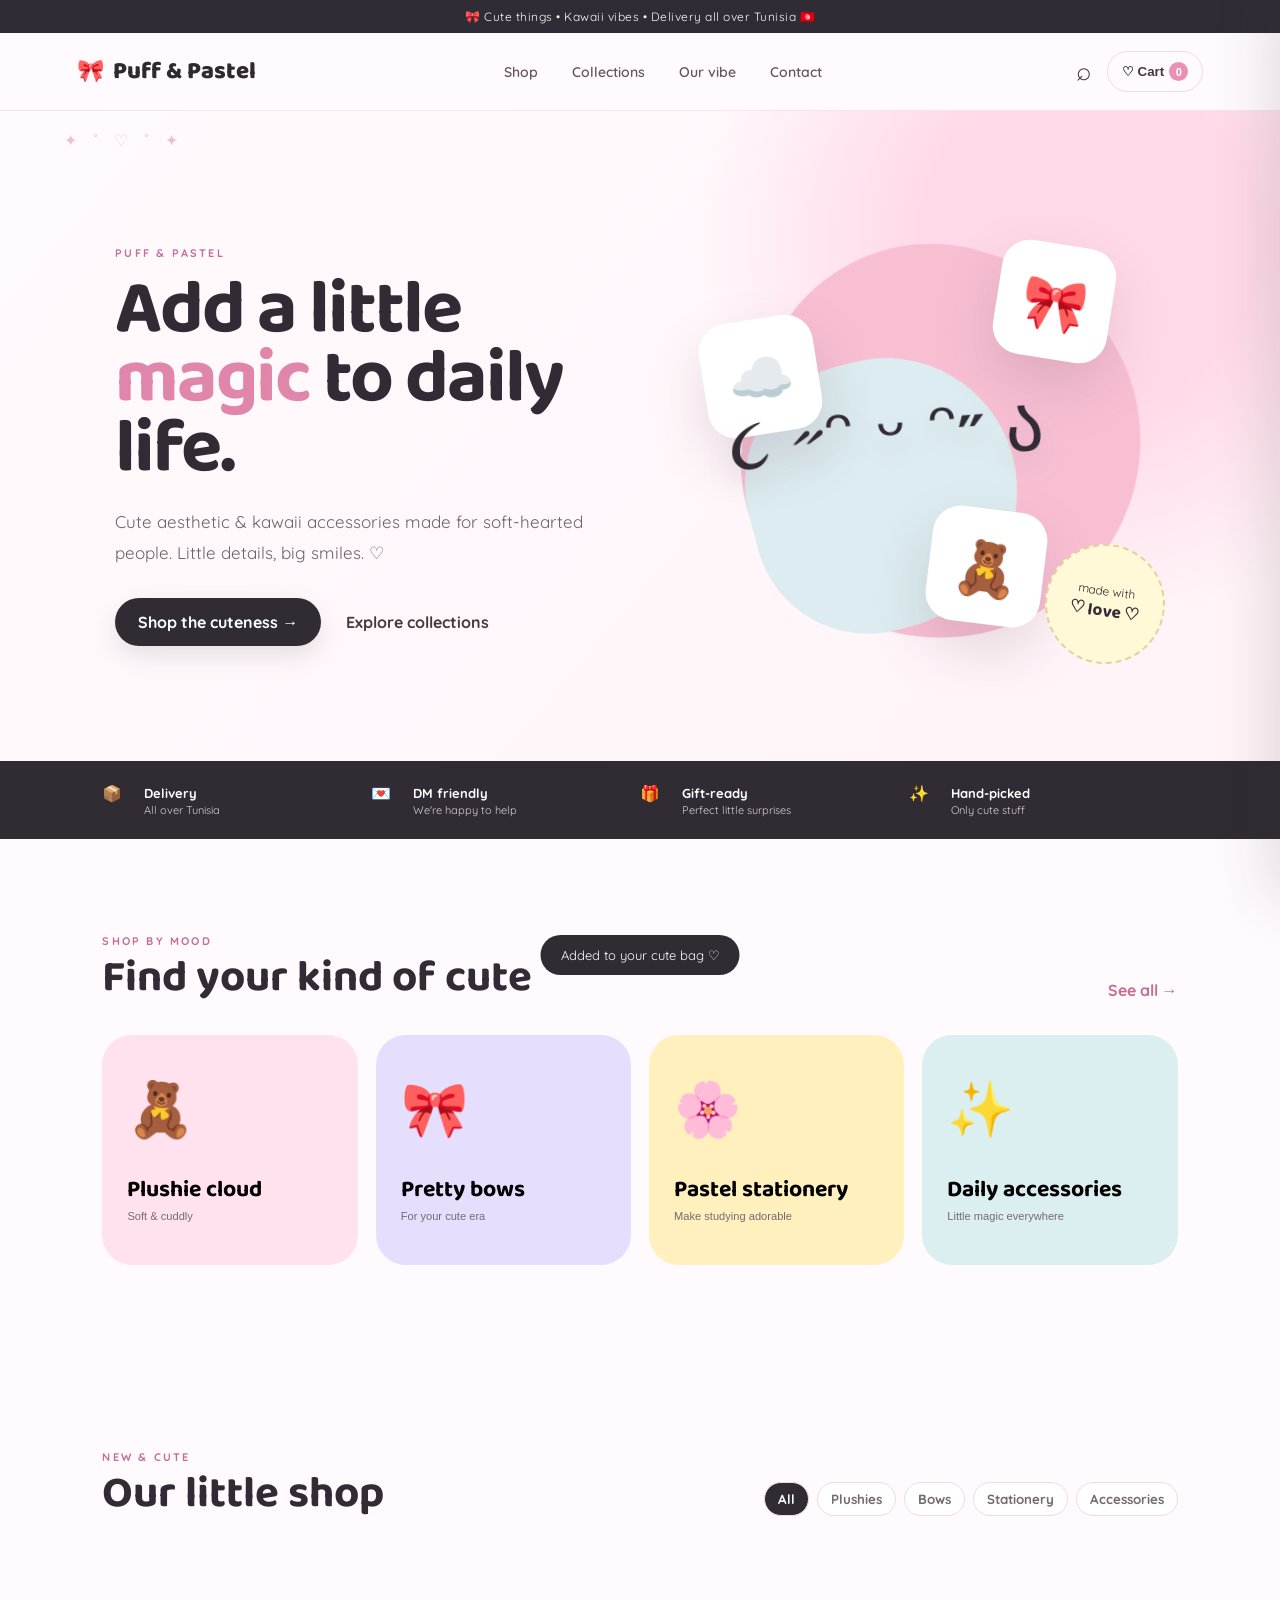
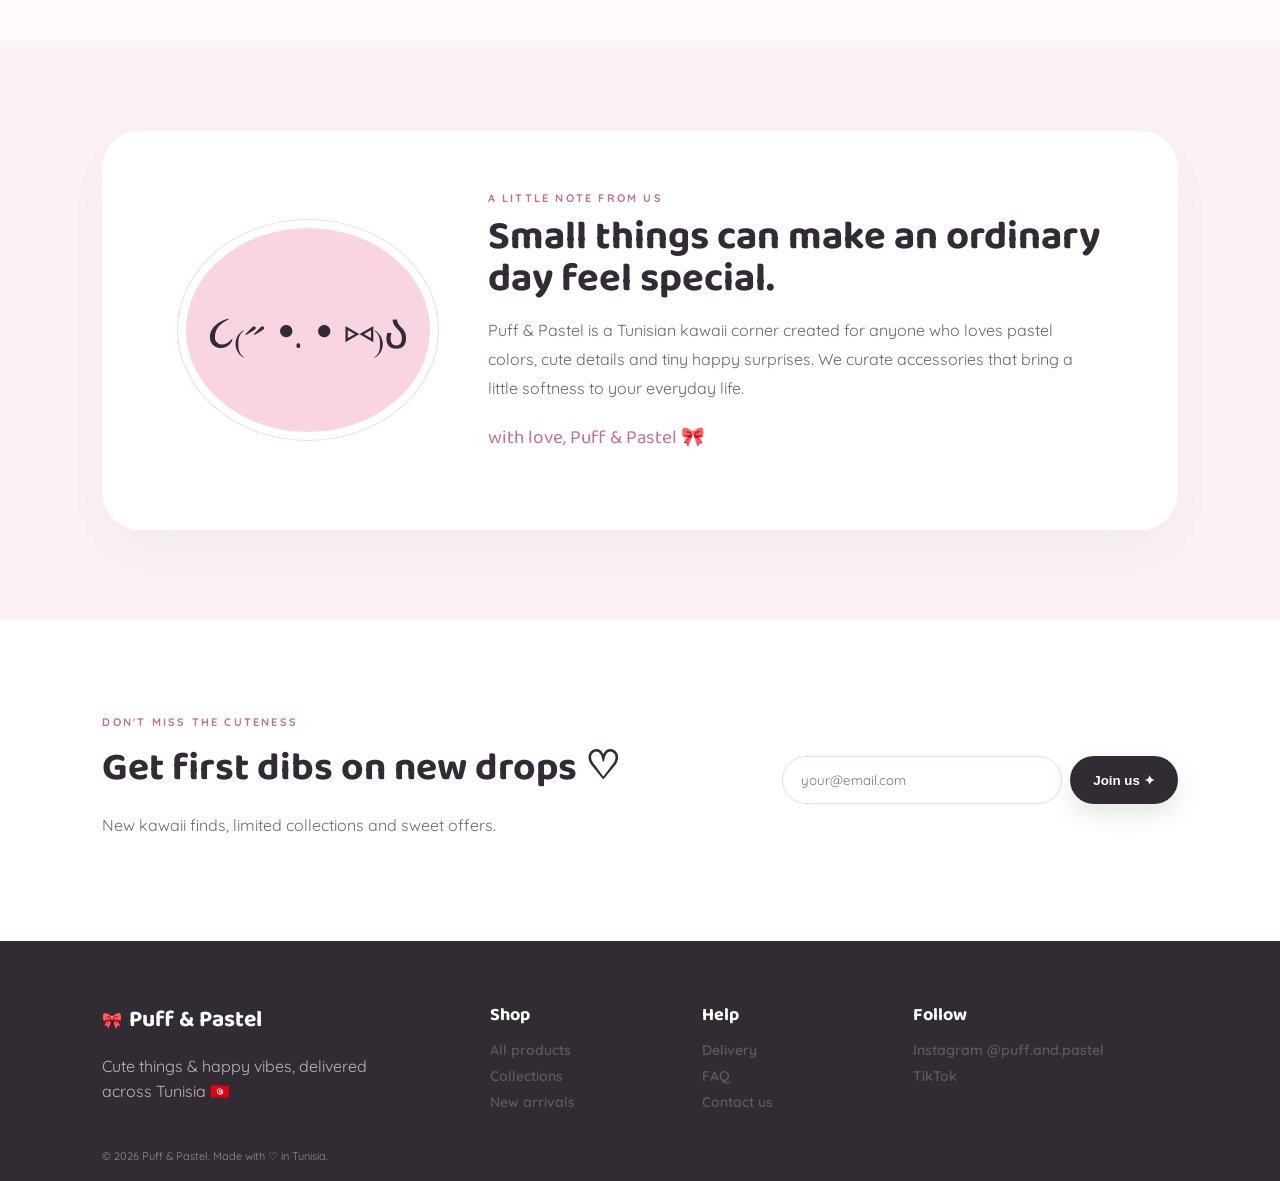
<file: index.html>
<!DOCTYPE html>
<html lang="en">
<head>
  <meta charset="UTF-8" />
  <meta name="viewport" content="width=device-width, initial-scale=1.0" />
  <meta name="description" content="Puff & Pastel — cute aesthetic & kawaii accessories, delivered all over Tunisia." />
  <title>Puff & Pastel — Cute things, happy vibes ♡</title>
  <link rel="preconnect" href="https://fonts.googleapis.com">
  <link rel="preconnect" href="https://fonts.gstatic.com" crossorigin>
  <link href="https://fonts.googleapis.com/css2?family=Baloo+2:wght@400;500;600;700;800&family=Quicksand:wght@400;500;600;700&display=swap" rel="stylesheet">
  <link rel="stylesheet" href="styles.css" />
</head>
<body>
  <div class="announcement">🎀 Cute things • Kawaii vibes • Delivery all over Tunisia 🇹🇳</div>

  <header class="site-header">
    <a class="brand" href="#home">
      <span class="brand-bow">🎀</span>
      <span>Puff & Pastel</span>
    </a>
    <nav class="desktop-nav">
      <a href="#shop">Shop</a>
      <a href="#collections">Collections</a>
      <a href="#about">Our vibe</a>
      <a href="#contact">Contact</a>
    </nav>
    <div class="header-actions">
      <button class="icon-btn" id="searchBtn" aria-label="Search">⌕</button>
      <button class="cart-btn" id="cartBtn">♡ <span>Cart</span><b id="cartCount">0</b></button>
      <button class="menu-btn" id="menuBtn">☰</button>
    </div>
  </header>

  <main id="home">
    <section class="hero">
      <div class="sparkles">✦　˚　♡　˚　✦</div>
      <div class="hero-copy">
        <span class="eyebrow">PUFF & PASTEL</span>
        <h1>Add a little<br><em>magic</em> to daily life.</h1>
        <p>Cute aesthetic & kawaii accessories made for soft-hearted people. Little details, big smiles. ♡</p>
        <div class="hero-buttons">
          <a class="primary-btn" href="#shop">Shop the cuteness →</a>
          <a class="text-btn" href="#collections">Explore collections</a>
        </div>
      </div>
      <div class="hero-art">
        <div class="blob blob-one"></div>
        <div class="blob blob-two"></div>
        <div class="floating-card card-a">🎀</div>
        <div class="floating-card card-b">☁️</div>
        <div class="floating-card card-c">🧸</div>
        <div class="hero-bear">૮ ˶ᵔ ᵕ ᵔ˶ ა</div>
        <div class="hero-sticker">made with<br><strong>♡ love ♡</strong></div>
      </div>
    </section>

    <section class="trust-strip">
      <div>📦 <strong>Delivery</strong><small>All over Tunisia</small></div>
      <div>💌 <strong>DM friendly</strong><small>We're happy to help</small></div>
      <div>🎁 <strong>Gift-ready</strong><small>Perfect little surprises</small></div>
      <div>✨ <strong>Hand-picked</strong><small>Only cute stuff</small></div>
    </section>

    <section class="section" id="collections">
      <div class="section-heading">
        <div><span class="eyebrow">SHOP BY MOOD</span><h2>Find your kind of cute</h2></div>
        <a href="#shop">See all →</a>
      </div>
      <div class="collections">
        <button class="collection plush" data-category="Plushies"><span>🧸</span><strong>Plushie cloud</strong><small>Soft & cuddly</small></button>
        <button class="collection bows" data-category="Bows"><span>🎀</span><strong>Pretty bows</strong><small>For your cute era</small></button>
        <button class="collection stationery" data-category="Stationery"><span>🌸</span><strong>Pastel stationery</strong><small>Make studying adorable</small></button>
        <button class="collection accessories" data-category="Accessories"><span>✨</span><strong>Daily accessories</strong><small>Little magic everywhere</small></button>
      </div>
    </section>

    <section class="section shop-section" id="shop">
      <div class="section-heading">
        <div><span class="eyebrow">NEW & CUTE</span><h2>Our little shop</h2></div>
        <div class="filters">
          <button class="filter active" data-filter="All">All</button>
          <button class="filter" data-filter="Plushies">Plushies</button>
          <button class="filter" data-filter="Bows">Bows</button>
          <button class="filter" data-filter="Stationery">Stationery</button>
          <button class="filter" data-filter="Accessories">Accessories</button>
        </div>
      </div>
      <div class="product-grid" id="productGrid"></div>
    </section>

    <section class="about section" id="about">
      <div class="about-card">
        <div class="about-character">૮₍˶ •. • ⑅₎ა</div>
        <div>
          <span class="eyebrow">A LITTLE NOTE FROM US</span>
          <h2>Small things can make an ordinary day feel special.</h2>
          <p>Puff & Pastel is a Tunisian kawaii corner created for anyone who loves pastel colors, cute details and tiny happy surprises. We curate accessories that bring a little softness to your everyday life.</p>
          <p class="signature">with love, Puff & Pastel 🎀</p>
        </div>
      </div>
    </section>

    <section class="newsletter section">
      <div>
        <span class="eyebrow">DON'T MISS THE CUTENESS</span>
        <h2>Get first dibs on new drops ♡</h2>
        <p>New kawaii finds, limited collections and sweet offers.</p>
      </div>
      <form id="newsletterForm">
        <input type="email" placeholder="your@email.com" required>
        <button class="primary-btn" type="submit">Join us ✦</button>
      </form>
    </section>
  </main>

  <footer id="contact">
    <div class="footer-brand"><span>🎀</span><strong>Puff & Pastel</strong><p>Cute things & happy vibes, delivered across Tunisia 🇹🇳</p></div>
    <div><strong>Shop</strong><a href="#shop">All products</a><a href="#collections">Collections</a><a href="#">New arrivals</a></div>
    <div><strong>Help</strong><a href="#">Delivery</a><a href="#">FAQ</a><a href="#">Contact us</a></div>
    <div><strong>Follow</strong><a href="#" target="_blank">Instagram @puff.and.pastel</a><a href="#">TikTok</a></div>
    <div class="copyright">© 2026 Puff & Pastel. Made with ♡ in Tunisia.</div>
  </footer>

  <div class="search-panel" id="searchPanel">
    <button class="close-panel" id="closeSearch">×</button>
    <div class="search-inner"><span>⌕</span><input id="searchInput" placeholder="Search something cute..." autofocus></div>
  </div>

  <aside class="cart-drawer" id="cartDrawer">
    <div class="drawer-head"><h3>Your cute bag ♡</h3><button id="closeCart">×</button></div>
    <div id="cartItems"></div>
    <div class="cart-empty" id="cartEmpty">Your bag is waiting for something cute. 🎀</div>
    <div class="cart-footer">
      <div><span>Total</span><strong id="cartTotal">0.00 DT</strong></div>
      <button class="primary-btn full" id="checkoutBtn">Send order by email ✉️</button>
    </div>
  </aside>
  <div class="overlay" id="overlay"></div>

  <div class="toast" id="toast">Added to your cute bag ♡</div>
  <div class="product-modal" id="productModal"></div>
  <div class="checkout-modal" id="checkoutModal">
    <div class="checkout-box">
      <button class="checkout-close" id="checkoutClose">×</button>
      <span class="eyebrow">PUFF & PASTEL</span>
      <h2>Complete your order ♡</h2>
      <p>Fill in your details and we'll send your order details to Puff & Pastel by email.</p>
      <form id="checkoutForm">
        <input id="customerName" type="text" placeholder="Your name" required>
        <input id="customerPhone" type="tel" placeholder="Phone number" required>
        <select id="customerGovernorate" required>
          <option value="">Choose governorate</option>
          <option>Tunis</option><option>Ariana</option><option>Ben Arous</option><option>Manouba</option>
          <option>Nabeul</option><option>Zaghouan</option><option>Bizerte</option><option>Béja</option>
          <option>Jendouba</option><option>Le Kef</option><option>Siliana</option><option>Sousse</option>
          <option>Monastir</option><option>Mahdia</option><option>Sfax</option><option>Kairouan</option>
          <option>Kasserine</option><option>Sidi Bouzid</option><option>Gabès</option><option>Medenine</option>
          <option>Tataouine</option><option>Gafsa</option><option>Tozeur</option><option>Kebili</option>
        </select>
        <textarea id="customerAddress" placeholder="Delivery address" rows="3" required></textarea>
        <button class="primary-btn full" type="submit">Send order by email ✉️</button>
      </form>
      <small class="whatsapp-note">Your order details will be sent to Puff & Pastel by email.</small>
    </div>
  </div>
  <script src="products.js"></script>
  <script src="app.js"></script>
</body>
</html>
</file>
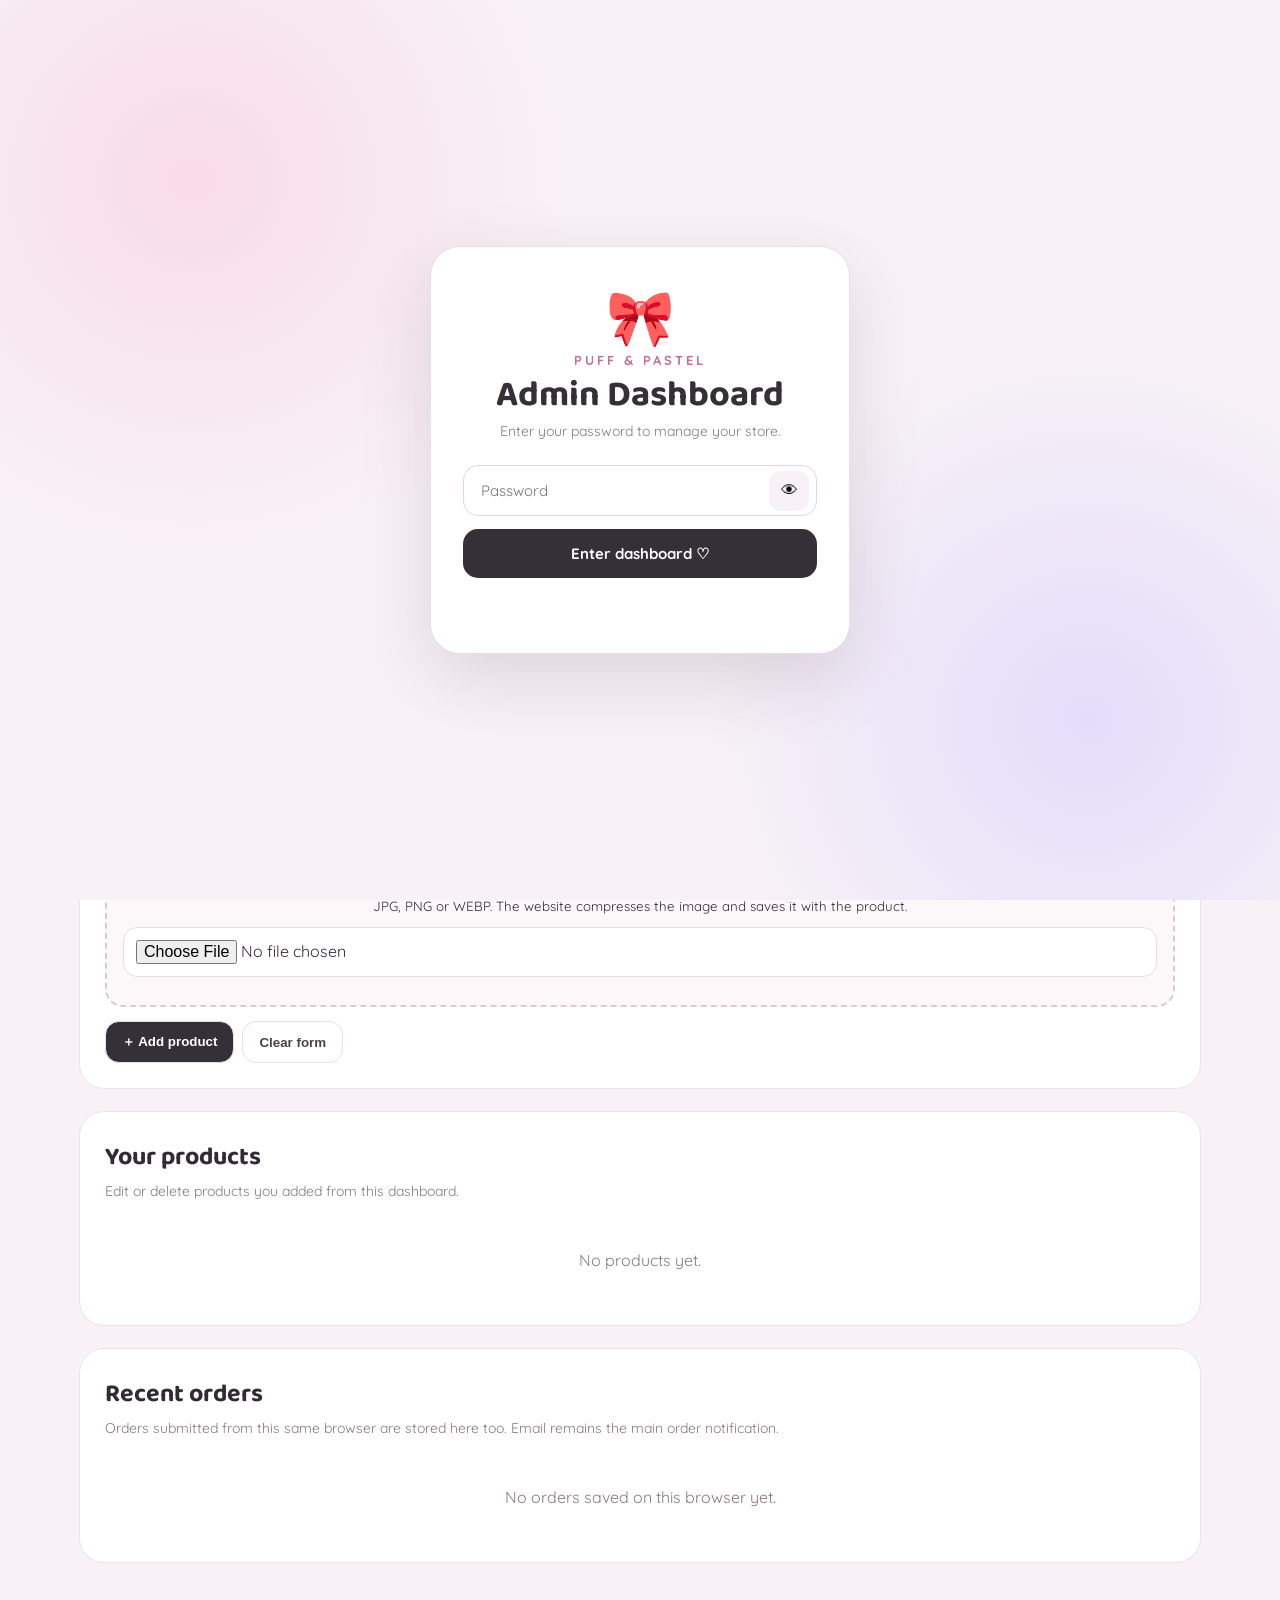
<file: admin.html>
<!DOCTYPE html>
<html lang="en">

<head>

<meta charset="UTF-8">

<meta
  name="viewport"
  content="width=device-width, initial-scale=1.0"
>

<title>Puff & Pastel — Admin Dashboard</title>

<link
  rel="preconnect"
  href="https://fonts.googleapis.com"
>

<link
  rel="preconnect"
  href="https://fonts.gstatic.com"
  crossorigin
>

<link
  href="https://fonts.googleapis.com/css2?family=Baloo+2:wght@400;500;600;700;800&family=Quicksand:wght@400;500;600;700&display=swap"
  rel="stylesheet"
>

<link rel="stylesheet" href="styles.css">


<style>

/* =====================================================
   ADMIN DASHBOARD
===================================================== */

.admin{
    background:#f8f2f6;
    min-height:100vh;
}

.admin-wrap{
    max-width:1250px;
    margin:auto;
    padding:32px 5% 70px;
}

.admin-top{
    display:flex;
    justify-content:space-between;
    gap:20px;
    align-items:center;
    margin-bottom:24px;
}

.admin-top h1{
    font-family:"Baloo 2";
    font-size:38px;
    margin:0;
}

.admin-top p{
    margin:4px 0 0;
    color:#877982;
}

.admin-actions{
    display:flex;
    gap:10px;
    flex-wrap:wrap;
}

.admin-btn{
    border:0;
    border-radius:14px;
    padding:11px 16px;
    background:#fff;
    border:1px solid #eadde5;
    font-weight:800;
    cursor:pointer;
    color:#4b4147;
    text-decoration:none;
    display:inline-block;
}

.admin-btn.primary{
    background:#343038;
    color:#fff;
}

.admin-grid{
    display:grid;
    grid-template-columns:repeat(4,1fr);
    gap:15px;
}

.stat{
    background:#fff;
    border:1px solid #eee0e8;
    border-radius:22px;
    padding:20px;
}

.stat small{
    color:#877982;
}

.stat strong{
    display:block;
    font:700 31px "Baloo 2";
    margin-top:7px;
}

.panel{
    background:#fff;
    border:1px solid #eee0e8;
    border-radius:25px;
    padding:25px;
    margin-top:22px;
}

.panel h2{
    font:700 25px "Baloo 2";
    margin:0 0 5px;
}

.panel-note{
    color:#877982;
    margin:0 0 20px;
    font-size:14px;
}

.product-form{
    display:grid;
    grid-template-columns:1fr 1fr;
    gap:14px;
}

.product-form .full{
    grid-column:1/-1;
}

.product-form label{
    font-size:13px;
    font-weight:800;
    color:#554b52;
}

.product-form input,
.product-form textarea,
.product-form select{
    width:100%;
    box-sizing:border-box;
    margin-top:7px;
    border:1px solid #e8dce4;
    border-radius:14px;
    padding:12px;
    font:inherit;
    background:#fff;
}

.product-form textarea{
    min-height:110px;
    resize:vertical;
}

.image-box{
    border:2px dashed #dfc7d5;
    border-radius:18px;
    padding:16px;
    text-align:center;
    background:#fcf8fa;
}

.preview{
    width:150px;
    height:120px;
    object-fit:cover;
    border-radius:15px;
    margin:10px auto;
    display:none;
}

.product-actions{
    display:flex;
    gap:8px;
    flex-wrap:wrap;
}

.admin-table{
    width:100%;
    border-collapse:collapse;
}

.admin-table th,
.admin-table td{
    text-align:left;
    padding:12px;
    border-bottom:1px solid #f0e6eb;
    font-size:13px;
    vertical-align:middle;
}

.admin-product-img{
    width:58px;
    height:58px;
    border-radius:13px;
    object-fit:cover;
    background:#f4e9ef;
}

.pill{
    padding:5px 9px;
    border-radius:20px;
    background:#f7e0e9;
}

.danger{
    background:#fff0f3;
    color:#b94d6c;
    border:1px solid #f3ccd8;
}

.edit{
    background:#f0eaff;
}

.empty{
    text-align:center;
    padding:30px;
    color:#877982;
}

.notice{
    padding:12px 14px;
    border-radius:14px;
    background:#fff8dd;
    color:#6c5c2d;
    margin-bottom:18px;
    font-size:13px;
}

.hidden{
    display:none!important;
}


/* =====================================================
   PASSWORD LOGIN
===================================================== */

.admin-login{

    position:fixed;

    inset:0;

    z-index:999999;

    display:flex;

    align-items:center;

    justify-content:center;

    padding:20px;

    box-sizing:border-box;

    background:

        radial-gradient(
            circle at 15% 20%,
            #f8dce8 0%,
            transparent 30%
        ),

        radial-gradient(
            circle at 85% 80%,
            #e5dcfa 0%,
            transparent 30%
        ),

        #f8f2f6;
}


.login-card{

    width:100%;

    max-width:420px;

    box-sizing:border-box;

    padding:42px 32px;

    background:#fff;

    border:1px solid #eadde5;

    border-radius:30px;

    text-align:center;

    box-shadow:
        0 25px 70px rgba(70,45,60,.15);
}


.login-logo{

    font-size:55px;

    line-height:1;

    margin-bottom:8px;
}


.login-brand{

    font-family:"Quicksand",sans-serif;

    font-size:13px;

    font-weight:800;

    letter-spacing:3px;

    color:#c66d94;

    margin-bottom:4px;
}


.login-card h1{

    font-family:"Baloo 2",sans-serif;

    font-size:36px;

    line-height:1.1;

    color:#343038;

    margin:8px 0 7px;
}


.login-card > p{

    font-family:"Quicksand",sans-serif;

    font-size:14px;

    color:#877982;

    margin:0 0 25px;
}


.password-wrapper{

    position:relative;

    width:100%;

    margin-bottom:13px;
}


#adminPassword{

    width:100%;

    box-sizing:border-box;

    padding:15px 52px 15px 17px;

    border:1px solid #e4d6df;

    border-radius:15px;

    background:#fff;

    color:#343038;

    font-family:"Quicksand",sans-serif;

    font-size:15px;

    outline:none;

}


#adminPassword:focus{

    border-color:#d995b3;

    box-shadow:
        0 0 0 4px rgba(217,149,179,.13);
}


.show-password{

    position:absolute;

    right:8px;

    top:50%;

    transform:translateY(-50%);

    width:40px;

    height:40px;

    border:0;

    border-radius:11px;

    background:#f8f2f6;

    cursor:pointer;

    font-size:17px;
}


.login-btn{

    width:100%;

    border:0;

    border-radius:15px;

    padding:15px;

    background:#343038;

    color:#fff;

    font-family:"Quicksand",sans-serif;

    font-size:15px;

    font-weight:800;

    cursor:pointer;

    transition:.2s;
}


.login-btn:hover{

    transform:translateY(-2px);

    box-shadow:
        0 8px 20px rgba(52,48,56,.18);
}


.login-error{

    min-height:20px;

    margin-top:13px;

    color:#c04f70;

    font-family:"Quicksand",sans-serif;

    font-size:13px;

    font-weight:700;
}


/* =====================================================
   MOBILE
===================================================== */

@media(max-width:900px){

    .admin-grid{
        grid-template-columns:1fr 1fr;
    }

    .product-form{
        grid-template-columns:1fr;
    }

}


@media(max-width:600px){

    .admin-grid{
        grid-template-columns:1fr;
    }

    .admin-top{
        align-items:flex-start;
        flex-direction:column;
    }

    .admin-table{
        display:block;
        overflow-x:auto;
        white-space:nowrap;
    }

    .login-card{
        padding:35px 23px;
        border-radius:25px;
    }

    .login-card h1{
        font-size:31px;
    }

}

</style>

</head>


<body class="admin">


<!-- =====================================================
     PASSWORD LOGIN
===================================================== -->

<div id="adminLogin" class="admin-login">

    <div class="login-card">

        <div class="login-logo">
            🎀
        </div>

        <div class="login-brand">
            PUFF & PASTEL
        </div>

        <h1>
            Admin Dashboard
        </h1>

        <p>
            Enter your password to manage your store.
        </p>


        <form id="loginForm">

            <div class="password-wrapper">

                <input
                    type="password"
                    id="adminPassword"
                    placeholder="Password"
                    autocomplete="current-password"
                    required
                >

                <button
                    type="button"
                    id="showPassword"
                    class="show-password"
                >
                    👁
                </button>

            </div>


            <button
                type="submit"
                class="login-btn"
            >
                Enter dashboard ♡
            </button>


            <div
                id="loginError"
                class="login-error"
            ></div>

        </form>

    </div>

</div>



<!-- =====================================================
     ADMIN DASHBOARD
===================================================== -->

<div class="admin-wrap">

    <div class="admin-top">

        <div>

            <span class="eyebrow">
                PUFF & PASTEL
            </span>

            <h1>
                Store dashboard 🎀
            </h1>

            <p>
                Add products, photos and descriptions
                without editing code.
            </p>

        </div>


        <div class="admin-actions">

            <a
                class="admin-btn"
                href="index.html"
            >
                ← View store
            </a>

            <button
                class="admin-btn"
                id="exportBtn"
            >
                Export products
            </button>

            <label
                class="admin-btn"
                for="importInput"
            >
                Import products
            </label>

            <input
                id="importInput"
                type="file"
                accept="application/json"
                class="hidden"
            >

        </div>

    </div>


    <div class="notice">

        💗 Products added here are saved in this browser.

        For a real online admin system shared across devices,
        connect a database such as Supabase.

    </div>



    <!-- =====================================================
         STATISTICS
    ===================================================== -->

    <div class="admin-grid">

        <div class="stat">

            <small>
                Store products
            </small>

            <strong id="productCount">
                0
            </strong>

        </div>


        <div class="stat">

            <small>
                Custom products
            </small>

            <strong id="customCount">
                0
            </strong>

        </div>


        <div class="stat">

            <small>
                Saved orders
            </small>

            <strong id="orderCount">
                0
            </strong>

        </div>


        <div class="stat">

            <small>
                Store email
            </small>

            <strong
                style="
                font-size:17px;
                word-break:break-word
                "
            >
                puffsandpastel@gmail.com
            </strong>

        </div>

    </div>



    <!-- =====================================================
         ADD PRODUCT
    ===================================================== -->

    <section class="panel">

        <h2 id="formTitle">
            Add a new product ✨
        </h2>

        <p class="panel-note">

            Choose a photo from your computer,
            fill in the details, then click Add product.

        </p>


        <form
            id="productForm"
            class="product-form"
        >

            <input
                type="hidden"
                id="editId"
            >


            <label>

                Product name *

                <input
                    id="pName"
                    required
                    placeholder="Example: Pink Bunny Bag"
                >

            </label>


            <label>

                Price (DT) *

                <input
                    id="pPrice"
                    type="number"
                    min="0"
                    step="0.001"
                    required
                    placeholder="29.900"
                >

            </label>


            <label>

                Category *

                <select
                    id="pCategory"
                    required
                >

                    <option>
                        Plushies
                    </option>

                    <option>
                        Bows
                    </option>

                    <option>
                        Stationery
                    </option>

                    <option>
                        Accessories
                    </option>

                    <option>
                        Other
                    </option>

                </select>

            </label>


            <label>

                Badge

                <input
                    id="pBadge"
                    placeholder="NEW / BESTSELLER / TRENDING"
                >

            </label>


            <label>

                Emoji fallback

                <input
                    id="pEmoji"
                    placeholder="🎀"
                    value="🎀"
                >

            </label>


            <label>

                Background color

                <input
                    id="pBg"
                    type="color"
                    value="#f8e8f0"
                >

            </label>


            <label class="full">

                Description

                <textarea
                    id="pDescription"
                    placeholder="Write the product description customers will see..."
                ></textarea>

            </label>



            <!-- PRODUCT PHOTO -->

            <div class="full image-box">

                <strong>
                    📷 Product photo
                </strong>

                <br>

                <small>
                    JPG, PNG or WEBP.
                    The website compresses the image
                    and saves it with the product.
                </small>

                <input
                    id="pImage"
                    type="file"
                    accept="image/*"
                    style="
                    display:block;
                    margin:12px auto;
                    max-width:100%;
                    "
                >

                <img
                    id="imagePreview"
                    class="preview"
                    alt="Preview"
                >

                <input
                    id="existingImage"
                    type="hidden"
                >

            </div>



            <div class="full product-actions">

                <button
                    class="admin-btn primary"
                    type="submit"
                    id="saveProductBtn"
                >
                    ＋ Add product
                </button>


                <button
                    class="admin-btn hidden"
                    type="button"
                    id="cancelEdit"
                >
                    Cancel edit
                </button>


                <button
                    class="admin-btn"
                    type="button"
                    id="clearForm"
                >
                    Clear form
                </button>

            </div>

        </form>

    </section>



    <!-- =====================================================
         PRODUCTS
    ===================================================== -->

    <section class="panel">

        <h2>
            Your products
        </h2>

        <p class="panel-note">

            Edit or delete products you added
            from this dashboard.

        </p>

        <div id="productTableWrap"></div>

    </section>



    <!-- =====================================================
         ORDERS
    ===================================================== -->

    <section class="panel">

        <h2>
            Recent orders
        </h2>

        <p class="panel-note">

            Orders submitted from this same browser
            are stored here too.

            Email remains the main order notification.

        </p>

        <div id="ordersWrap"></div>

    </section>

</div>



<!-- =====================================================
     YOUR EXISTING JAVASCRIPT
===================================================== -->

<script src="products.js"></script>

<script src="admin.js"></script>



<!-- =====================================================
     PASSWORD SYSTEM
===================================================== -->

<script>

/*
=========================================================
PUFF & PASTEL ADMIN PASSWORD
=========================================================

CHANGE THE PASSWORD HERE
*/

const ADMIN_PASSWORD = "iloveyouaya";


/* Get elements */

const loginScreen =
    document.getElementById("adminLogin");

const loginForm =
    document.getElementById("loginForm");

const passwordInput =
    document.getElementById("adminPassword");

const loginError =
    document.getElementById("loginError");

const showPassword =
    document.getElementById("showPassword");



/* =====================================================
   CHECK IF ALREADY LOGGED IN
===================================================== */

if (
    sessionStorage.getItem(
        "puff_admin_logged_in"
    ) === "true"
) {

    loginScreen.style.display = "none";

}



/* =====================================================
   LOGIN
===================================================== */

loginForm.addEventListener(
    "submit",
    function(event) {

        event.preventDefault();


        const password =
            passwordInput.value;


        if (
            password === ADMIN_PASSWORD
        ) {

            /* Save login */

            sessionStorage.setItem(
                "puff_admin_logged_in",
                "true"
            );


            /* Hide login */

            loginScreen.style.display =
                "none";


            /* Clear error */

            loginError.textContent = "";


        } else {

            /* Wrong password */

            loginError.textContent =
                "❌ Incorrect password. Try again.";


            passwordInput.value = "";


            passwordInput.focus();

        }

    }
);



/* =====================================================
   SHOW / HIDE PASSWORD
===================================================== */

showPassword.addEventListener(
    "click",
    function() {

        if (
            passwordInput.type ===
            "password"
        ) {

            passwordInput.type =
                "text";

            showPassword.textContent =
                "🙈";

        } else {

            passwordInput.type =
                "password";

            showPassword.textContent =
                "👁";

        }

    }
);

</script>


</body>

</html>
</file>
<file: styles.css>
*{box-sizing:border-box}html{scroll-behavior:smooth}body{margin:0;background:#fffafd;color:#322b35;font-family:Quicksand,sans-serif}.announcement{background:#302c35;color:#fff9fc;text-align:center;padding:9px;font-size:12px;letter-spacing:.5px}.site-header{height:78px;display:flex;align-items:center;justify-content:space-between;padding:0 6%;background:rgba(255,250,253,.92);backdrop-filter:blur(14px);position:sticky;top:0;z-index:20;border-bottom:1px solid #f2e5ec}.brand{display:flex;align-items:center;gap:9px;color:#2f2931;text-decoration:none;font-family:"Baloo 2";font-weight:800;font-size:24px}.brand-bow{font-size:22px}.desktop-nav{display:flex;gap:34px}.desktop-nav a,.footer-brand~div a{color:#615762;text-decoration:none;font-size:14px;font-weight:600}.desktop-nav a:hover{color:#d978a1}.header-actions{display:flex;align-items:center;gap:9px}.icon-btn,.menu-btn,.cart-btn{border:0;background:transparent;cursor:pointer;color:#423944}.icon-btn{font-size:26px}.cart-btn{border:1px solid #eadce4;border-radius:30px;padding:10px 14px;font-weight:700}.cart-btn b{display:inline-flex;min-width:19px;height:19px;background:#e991b2;color:#fff;border-radius:50%;font-size:11px;align-items:center;justify-content:center;margin-left:5px}.menu-btn{display:none;font-size:23px}.hero{min-height:650px;padding:70px 9% 55px;display:grid;grid-template-columns:1fr 1fr;align-items:center;overflow:hidden;background:radial-gradient(circle at 85% 20%,#ffd9e8 0 14%,transparent 32%),linear-gradient(130deg,#fffafd,#fff4f8)}.hero-copy{max-width:590px;position:relative;z-index:2}.eyebrow{font-size:11px;font-weight:800;letter-spacing:2.2px;color:#c66d94}.hero h1{font-family:"Baloo 2";font-size:76px;line-height:.92;margin:15px 0 22px;letter-spacing:-2px}.hero h1 em{font-style:normal;color:#df86aa}.hero p{font-size:17px;line-height:1.8;color:#6d626c;max-width:520px}.hero-buttons{display:flex;align-items:center;gap:25px;margin-top:30px}.primary-btn{display:inline-block;border:0;background:#312c34;color:white;padding:14px 23px;border-radius:30px;text-decoration:none;font-weight:800;cursor:pointer;box-shadow:0 10px 25px #382e371f}.primary-btn:hover{transform:translateY(-2px)}.text-btn{color:#443a43;text-decoration:none;font-weight:800}.sparkles{position:absolute;top:130px;left:5%;color:#df9ab6;opacity:.6}.hero-art{height:500px;position:relative;perspective:1000px}.blob{position:absolute;border-radius:48% 52% 55% 45%;filter:blur(.2px)}.blob-one{width:390px;height:390px;background:#f8bfd3;right:5%;top:55px;transform:rotate(18deg)}.blob-two{width:270px;height:270px;background:#dcecf0;right:28%;top:165px;transform:rotate(-15deg)}.floating-card{position:absolute;width:115px;height:115px;border-radius:28px;background:#fff;display:flex;align-items:center;justify-content:center;font-size:53px;box-shadow:0 25px 55px #73566730;animation:float 4s ease-in-out infinite;z-index:2}.card-a{right:10%;top:50px;transform:rotate(9deg)}.card-b{left:12%;top:125px;transform:rotate(-9deg);animation-delay:1s}.card-c{right:23%;bottom:70px;transform:rotate(7deg);animation-delay:1.7s}.hero-bear{position:absolute;z-index:3;right:23%;top:190px;font-size:76px;transform:rotate(-4deg);filter:drop-shadow(0 14px 12px #71536230);animation:float 5s ease-in-out infinite}.hero-sticker{position:absolute;right:0;bottom:30px;background:#fff9d8;border:2px dashed #e3cfa4;border-radius:50%;width:120px;height:120px;display:grid;place-content:center;text-align:center;transform:rotate(8deg);font-size:12px;z-index:4}.hero-sticker strong{font-family:"Baloo 2";font-size:17px}.trust-strip{display:grid;grid-template-columns:repeat(4,1fr);padding:22px 8%;background:#312c34;color:white}.trust-strip div{display:grid;grid-template-columns:35px 1fr;column-gap:7px;align-items:center}.trust-strip div:first-letter{font-size:22px}.trust-strip strong{font-size:13px}.trust-strip small{grid-column:2;color:#d8cfd5;font-size:11px}.section{padding:90px 8%}.section-heading{display:flex;justify-content:space-between;align-items:end;margin-bottom:35px}.section-heading h2{font-family:"Baloo 2";font-size:44px;line-height:1;margin:7px 0 0}.section-heading>a{color:#c66d94;text-decoration:none;font-weight:800}.collections{display:grid;grid-template-columns:repeat(4,1fr);gap:18px}.collection{border:0;min-height:230px;border-radius:30px;text-align:left;padding:25px;cursor:pointer;position:relative;overflow:hidden;transition:.3s}.collection:hover{transform:translateY(-6px)}.collection span{font-size:54px;display:block;margin-bottom:30px}.collection strong{display:block;font-family:"Baloo 2";font-size:23px}.collection small{color:#766a72}.plush{background:#ffe2ed}.bows{background:#e6defd}.stationery{background:#fff0bd}.accessories{background:#dceff0}.filters{display:flex;gap:8px;flex-wrap:wrap;justify-content:flex-end}.filter{background:#fff;border:1px solid #eadde5;border-radius:20px;padding:8px 13px;cursor:pointer;color:#756973;font-family:inherit;font-weight:700}.filter.active,.filter:hover{background:#312c34;color:#fff}.product-grid{display:grid;grid-template-columns:repeat(4,1fr);gap:20px}.product-card{background:white;border:1px solid #f0e3ea;border-radius:24px;overflow:hidden;position:relative;transition:.3s}.product-card:hover{transform:translateY(-5px);box-shadow:0 18px 45px #5c435b12}.product-art{height:245px;display:grid;place-items:center;font-size:84px;position:relative}.product-art .badge{position:absolute;top:14px;left:14px;background:#312c34;color:#fff;border-radius:20px;padding:5px 10px;font-size:10px;font-weight:800}.product-info{padding:17px}.product-info .cat{color:#c66d94;font-size:10px;font-weight:800;letter-spacing:1.2px}.product-info h3{font-family:"Baloo 2";font-size:20px;margin:5px 0}.price-row{display:flex;justify-content:space-between;align-items:center}.price{font-weight:800}.add-btn{border:0;width:38px;height:38px;border-radius:50%;background:#f5d8e4;font-size:20px;cursor:pointer}.add-btn:hover{background:#e99bb8;color:#fff}.about{background:#fbf1f6}.about-card{background:#fff;border-radius:38px;padding:55px 7%;display:grid;grid-template-columns:260px 1fr;gap:50px;align-items:center;box-shadow:0 20px 60px #6246570b}.about-character{height:220px;border-radius:50%;background:#f9d5e3;display:grid;place-items:center;font-size:48px;border:8px solid #fff;box-shadow:0 0 0 1px #eddce4}.about-card h2{font-family:"Baloo 2";font-size:40px;line-height:1.05;margin:10px 0 15px}.about-card p{color:#6e626b;line-height:1.8;max-width:750px}.signature{font-family:"Baloo 2";color:#c66d94!important;font-size:19px}.newsletter{display:flex;justify-content:space-between;gap:40px;align-items:center;background:#fff}.newsletter h2{font-family:"Baloo 2";font-size:39px;margin:7px 0}.newsletter p{color:#71666f}.newsletter form{display:flex;gap:8px}.newsletter input{width:280px;border:1px solid #e8dce3;border-radius:30px;padding:15px 18px;outline:0;font-family:inherit}.newsletter input:focus{border-color:#d88cab}footer{background:#312c34;color:#fff;padding:60px 8%;display:grid;grid-template-columns:2fr 1fr 1fr 1.5fr;gap:35px;position:relative}footer strong{font-family:"Baloo 2";font-size:18px;display:block;margin-bottom:12px}footer a{display:block;color:#d8cfd5;text-decoration:none;margin:8px 0;font-size:13px}.footer-brand strong{display:inline;margin-left:7px;font-size:23px}.footer-brand p{color:#bfb4bd;max-width:270px;line-height:1.6}.copyright{position:absolute;bottom:18px;left:8%;font-size:11px;color:#968b94}.search-panel{position:fixed;inset:0;background:#fffafd;z-index:100;display:none;padding:10vh 12%}.search-panel.open{display:block}.close-panel,.drawer-head button{border:0;background:transparent;font-size:35px;cursor:pointer;float:right}.search-inner{clear:both;padding-top:100px;border-bottom:2px solid #3b333b;display:flex;gap:15px;align-items:center}.search-inner span{font-size:36px}.search-inner input{border:0;background:transparent;outline:0;font:600 40px "Baloo 2";width:100%}.cart-drawer{position:fixed;z-index:60;right:-450px;top:0;width:min(450px,100%);height:100vh;background:#fff;transition:.35s;padding:28px;box-shadow:-15px 0 50px #30263020}.cart-drawer.open{right:0}.drawer-head{display:flex;justify-content:space-between;align-items:center;border-bottom:1px solid #eee;padding-bottom:14px}.drawer-head h3{font-family:"Baloo 2";font-size:26px}.cart-item{display:grid;grid-template-columns:65px 1fr auto;gap:12px;padding:16px 0;border-bottom:1px solid #f1e7ed;align-items:center}.cart-item-art{height:60px;border-radius:16px;display:grid;place-items:center;font-size:30px}.cart-item h4{margin:0 0 5px;font-family:"Baloo 2"}.qty{display:flex;gap:8px;align-items:center}.qty button{border:1px solid #e9dce4;background:white;border-radius:50%;width:24px;height:24px}.cart-empty{text-align:center;color:#8a7d85;padding:70px 15px}.cart-footer{position:absolute;bottom:25px;left:28px;right:28px}.cart-footer>div{display:flex;justify-content:space-between;margin-bottom:15px}.full{width:100%;text-align:center}.overlay{position:fixed;inset:0;background:#201b2066;z-index:50;display:none}.overlay.show{display:block}.toast{position:fixed;bottom:25px;left:50%;transform:translate(-50%,100px);background:#312c34;color:white;padding:12px 20px;border-radius:30px;z-index:200;transition:.3s;font-size:13px}.toast.show{transform:translate(-50%,0)}@keyframes float{0%,100%{translate:0 0}50%{translate:0 -12px}}@media(max-width:900px){.desktop-nav{display:none}.menu-btn{display:block}.hero{grid-template-columns:1fr;padding-top:45px}.hero h1{font-size:58px}.hero-art{height:380px}.collections,.product-grid{grid-template-columns:repeat(2,1fr)}.trust-strip{grid-template-columns:repeat(2,1fr);gap:20px}.about-card{grid-template-columns:1fr}.about-character{width:200px}.newsletter{display:block}.newsletter form{margin-top:25px}footer{grid-template-columns:1fr 1fr}.copyright{position:static;margin-top:15px;grid-column:1/-1}}@media(max-width:600px){.site-header{padding:0 4%}.brand{font-size:20px}.cart-btn span{display:none}.hero{padding:45px 6% 25px}.hero h1{font-size:50px}.hero-art{height:330px}.blob-one{width:280px;height:280px}.blob-two{width:190px;height:190px}.floating-card{width:82px;height:82px;font-size:36px}.hero-bear{font-size:52px;right:25%;top:130px}.section{padding:65px 6%}.section-heading{display:block}.section-heading h2{font-size:36px}.filters{justify-content:flex-start;margin-top:20px}.collections,.product-grid{grid-template-columns:1fr 1fr;gap:12px}.collection{min-height:175px;padding:17px}.collection span{font-size:38px;margin-bottom:18px}.collection strong{font-size:18px}.product-art{height:180px;font-size:65px}.trust-strip{padding:22px 6%}.newsletter form{display:block}.newsletter input{width:100%;margin-bottom:8px}.newsletter .primary-btn{width:100%}footer{padding:50px 6%;grid-template-columns:1fr 1fr}.about-card{padding:35px 25px}.about-card h2{font-size:31px}}
.checkout-modal{position:fixed;inset:0;background:#201b2080;z-index:150;display:none;align-items:center;justify-content:center;padding:20px}.checkout-modal.open{display:flex}.checkout-box{width:min(520px,100%);max-height:92vh;overflow:auto;background:#fffafd;border-radius:30px;padding:35px;box-shadow:0 30px 90px #211a2340;position:relative}.checkout-box h2{font:700 36px "Baloo 2";margin:8px 0}.checkout-box p{color:#756973;line-height:1.6}.checkout-box form{display:grid;gap:11px;margin-top:20px}.checkout-box input,.checkout-box select,.checkout-box textarea{width:100%;border:1px solid #e8dce3;border-radius:16px;padding:14px 15px;outline:0;font:500 14px Quicksand;background:#fff}.checkout-box input:focus,.checkout-box select:focus,.checkout-box textarea:focus{border-color:#d98bab}.checkout-close{position:absolute;right:18px;top:15px;border:0;background:transparent;font-size:32px;cursor:pointer;color:#6d626b}.whatsapp-note{display:block;text-align:center;color:#8b7e86;line-height:1.5;margin-top:14px}
.product-card{cursor:pointer}.product-art img,.modal-product-art img{width:100%;height:100%;object-fit:cover;display:block}.product-modal{position:fixed;inset:0;background:#201b2080;z-index:140;display:none;align-items:center;justify-content:center;padding:20px}.product-modal.open{display:flex}.product-modal-box{width:min(850px,100%);background:#fffafd;border-radius:30px;overflow:hidden;display:grid;grid-template-columns:1fr 1fr;box-shadow:0 30px 90px #211a2340;position:relative}.modal-product-art{min-height:430px;display:grid;place-items:center;font-size:130px}.modal-product-copy{padding:50px 42px;align-self:center}.modal-product-copy h2{font:700 39px "Baloo 2";line-height:1.05;margin:8px 0}.modal-product-copy p{color:#70646d;line-height:1.8}.modal-price{font-size:22px;font-weight:800;margin:8px 0 15px}.product-close{position:absolute;right:15px;top:10px;border:0;background:#fff;color:#4b414a;width:38px;height:38px;border-radius:50%;font-size:27px;cursor:pointer;z-index:2}@media(max-width:700px){.product-modal-box{grid-template-columns:1fr}.modal-product-art{min-height:280px}.modal-product-copy{padding:30px}.modal-product-copy h2{font-size:31px}}
</file>
